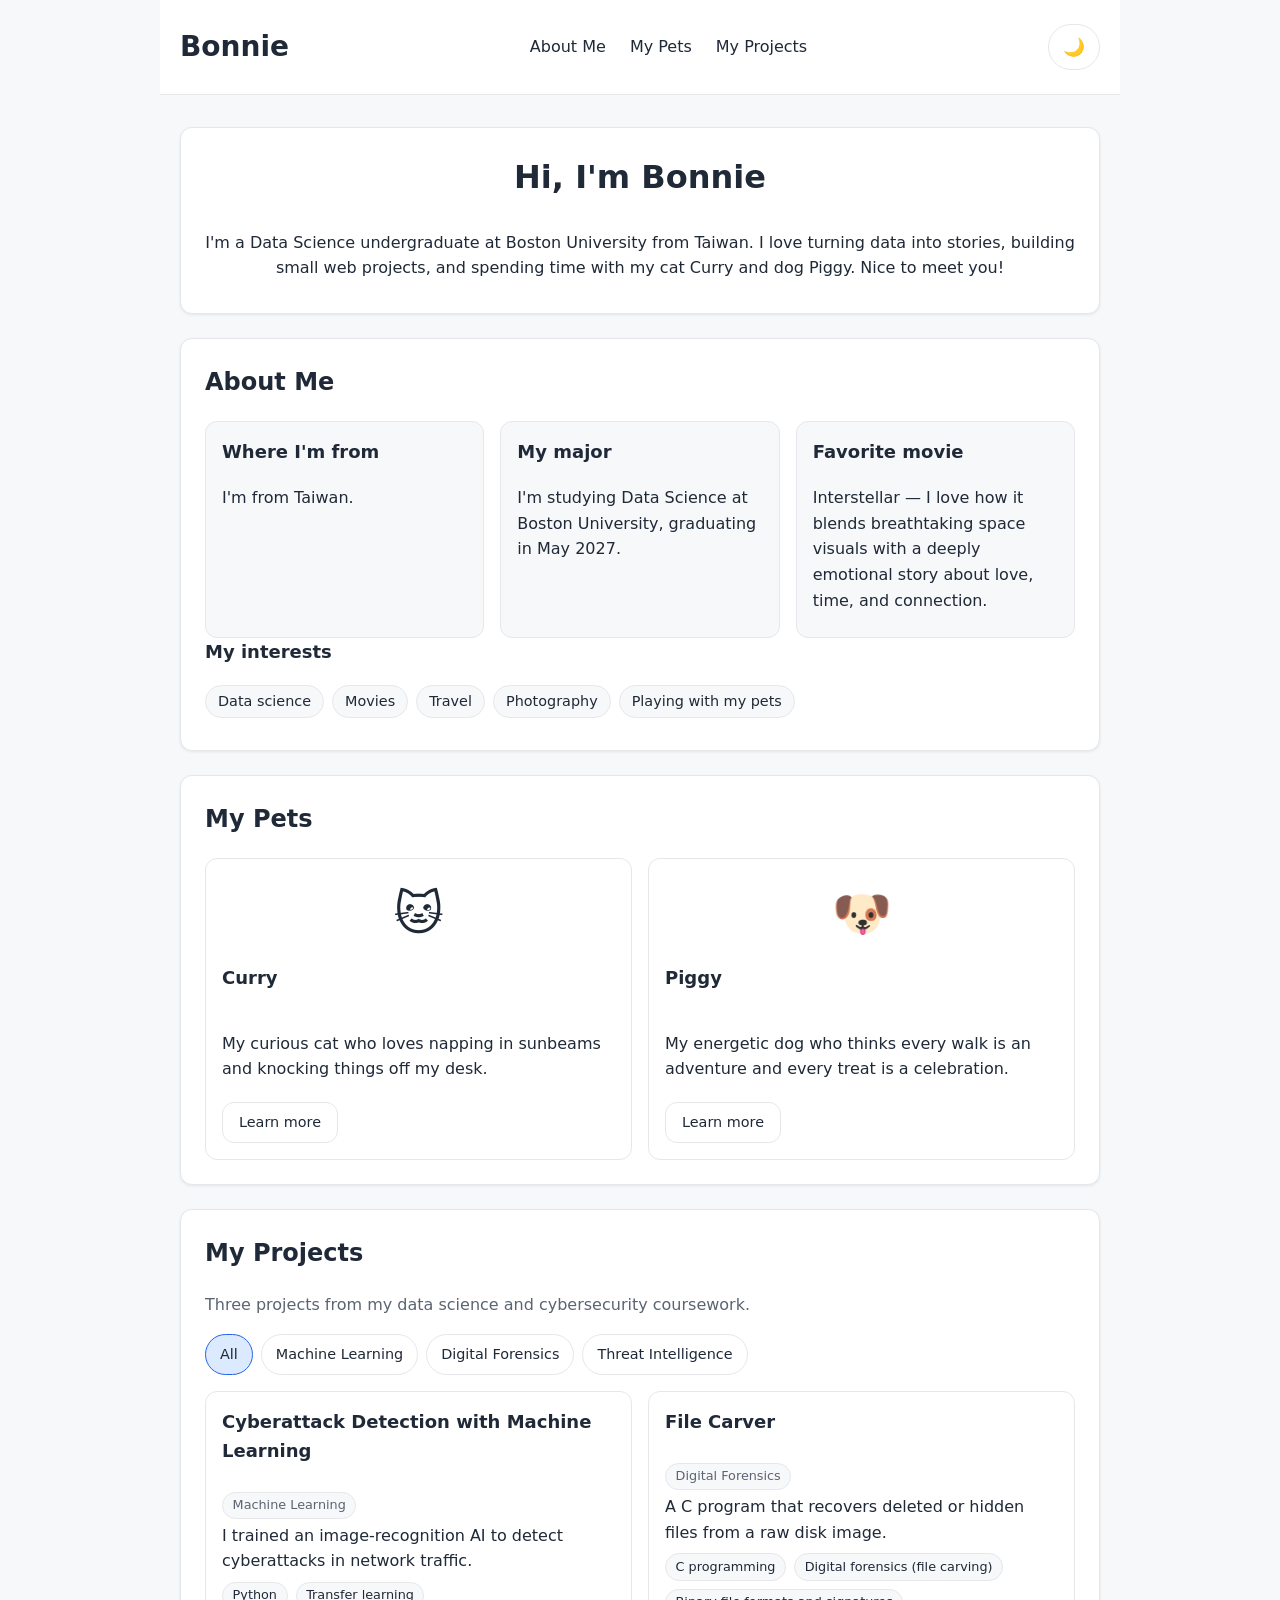
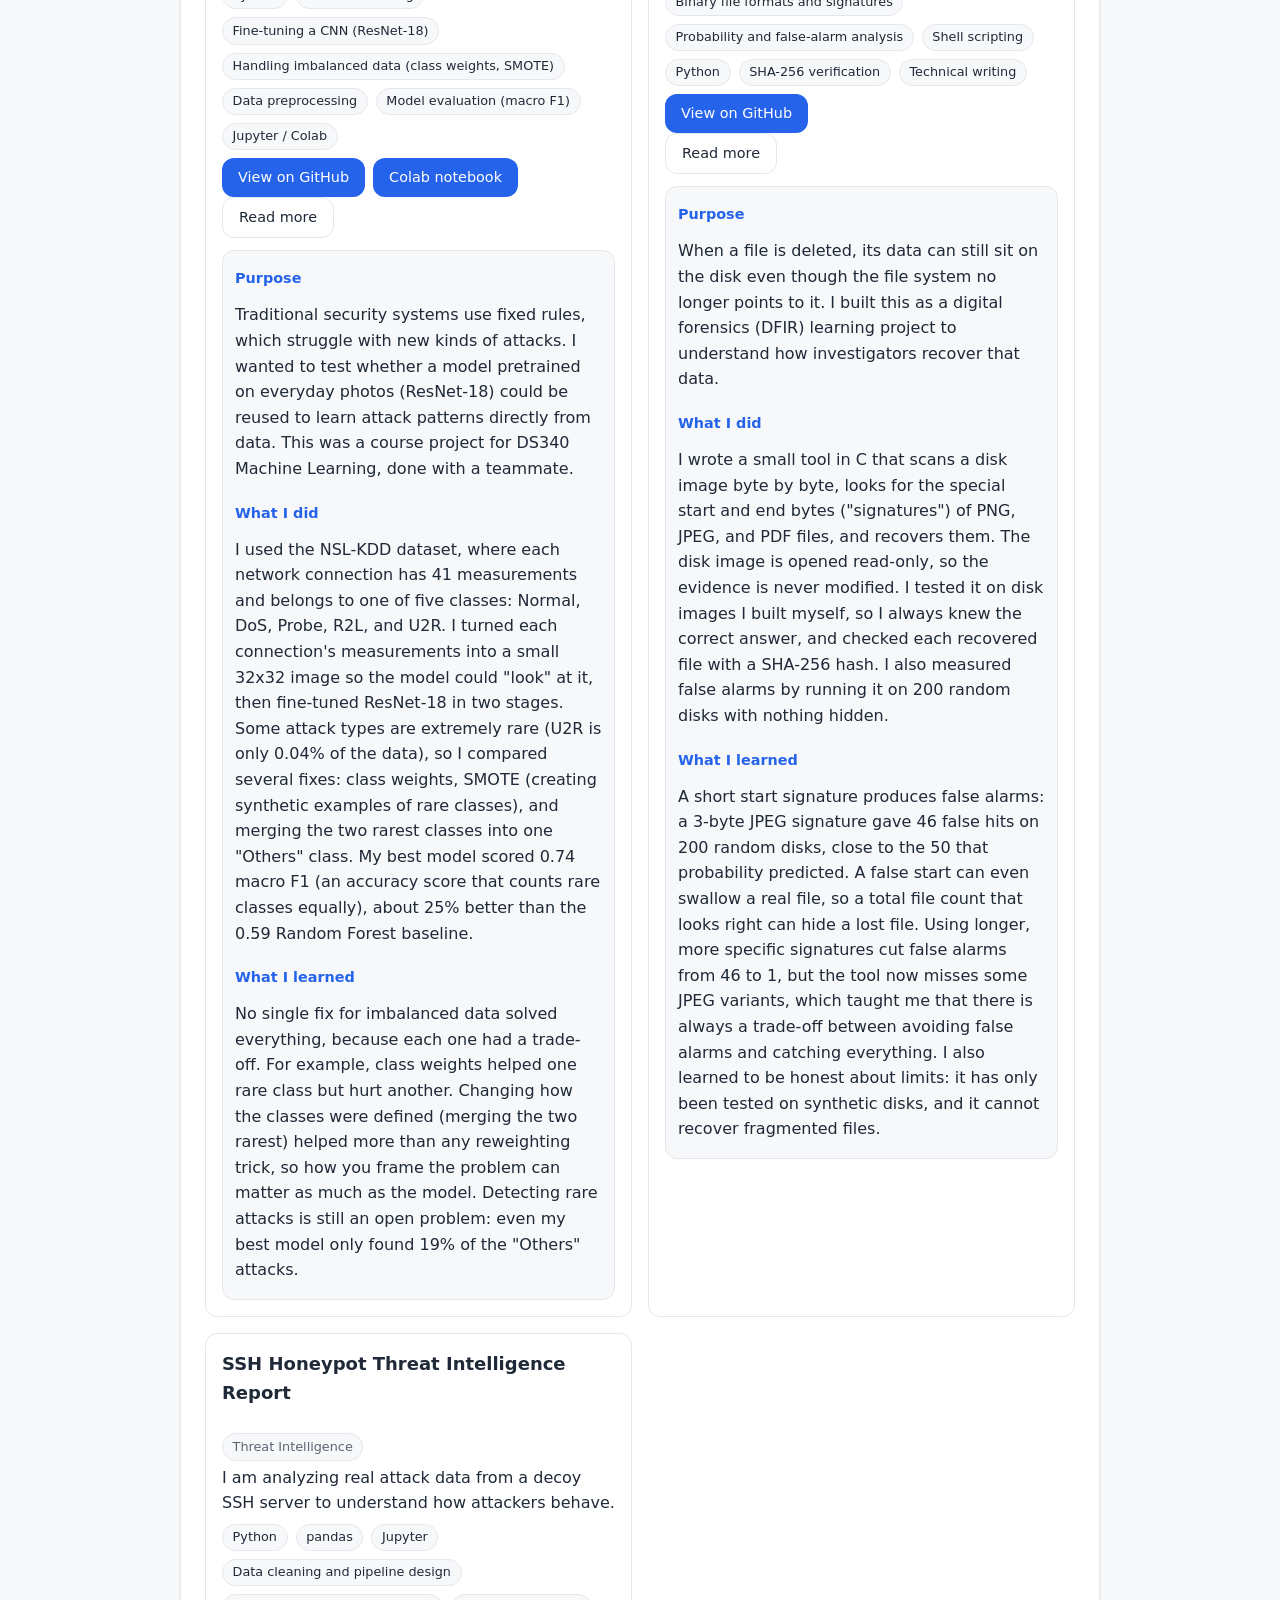
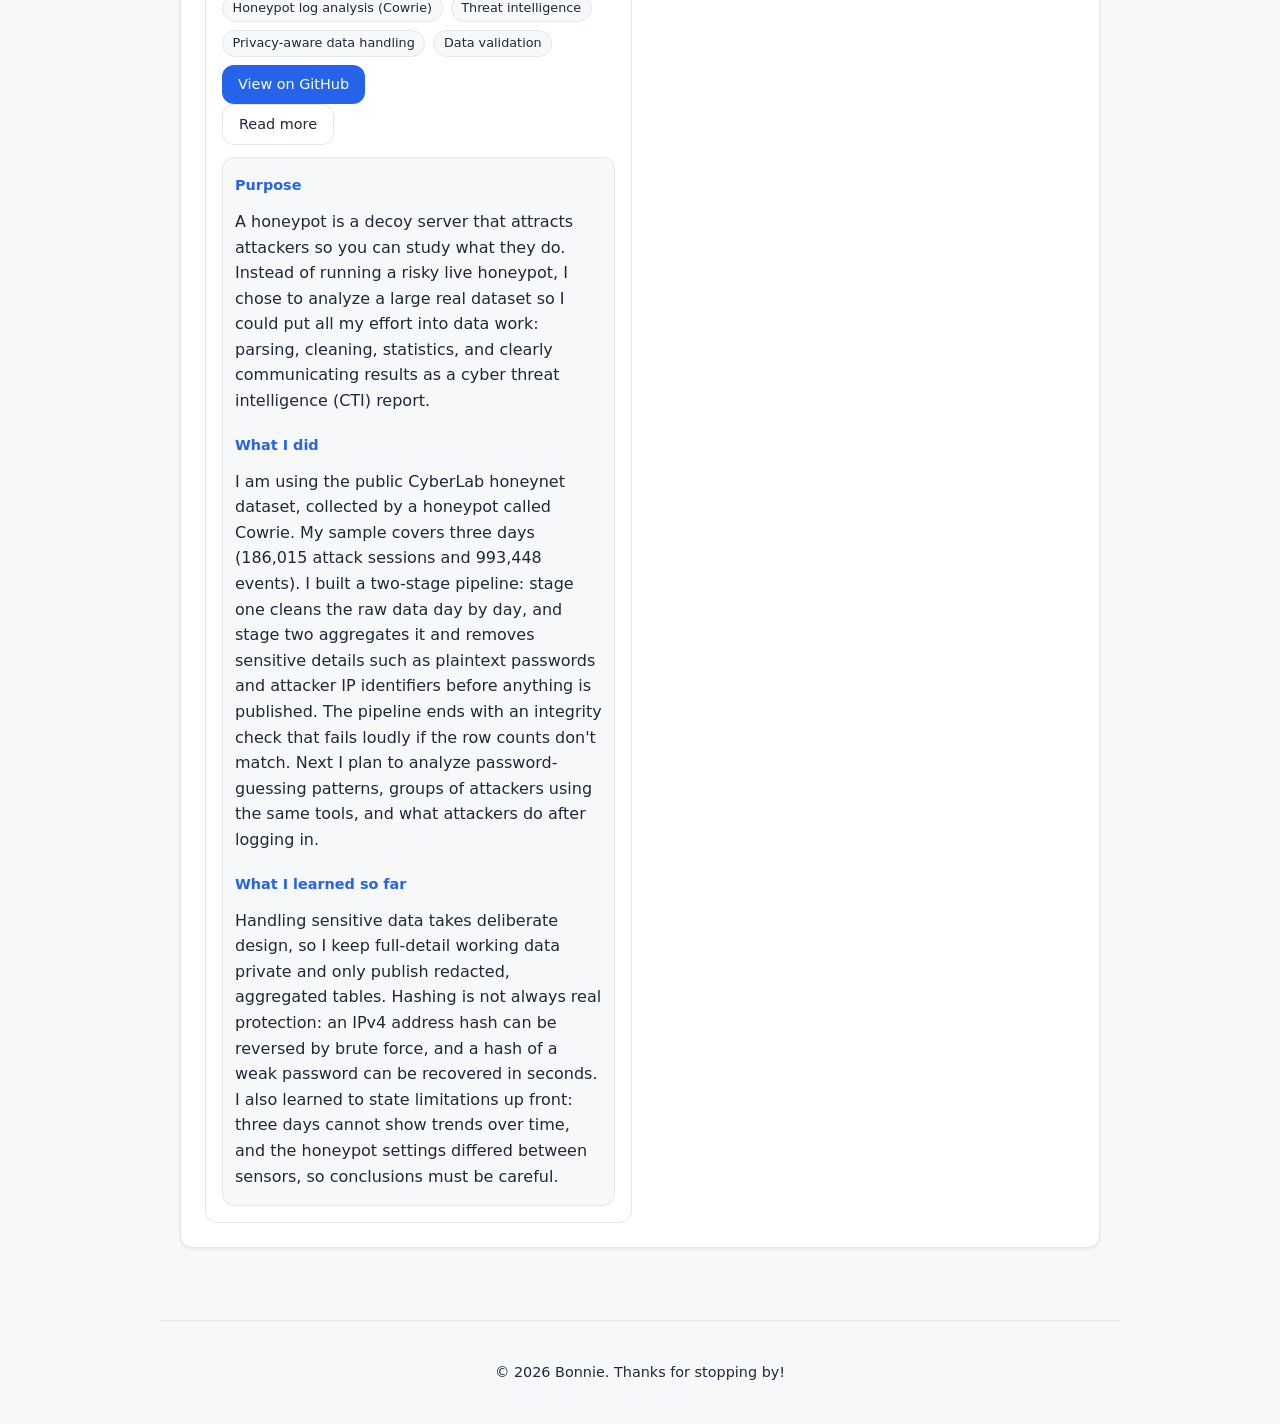
<file: index.html>
<!DOCTYPE html>
<html lang="en">
<head>
  <meta charset="UTF-8">
  <meta name="viewport" content="width=device-width, initial-scale=1.0">
  <title>Bonnie | Personal Homepage</title>
  <link rel="stylesheet" href="style.css">
</head>
<body>
  <a class="skip-link" href="#main-content">Skip to main content</a>

  <header class="site-header">
    <div class="header-content">
      <h1>Bonnie</h1>
      <nav class="main-nav" aria-label="Main navigation">
        <ul>
          <li><a href="#about">About Me</a></li>
          <li><a href="#pets">My Pets</a></li>
          <li><a href="#projects">My Projects</a></li>
        </ul>
      </nav>
      <button class="theme-toggle" id="theme-toggle" aria-label="Switch to dark mode" aria-pressed="false">
        🌙
      </button>
    </div>
  </header>

  <main id="main-content">
    <section id="hero" class="hero">
      <h2>Hi, I'm Bonnie</h2>
      <p>I'm a Data Science undergraduate at Boston University from Taiwan. I love turning data into stories, building small web projects, and spending time with my cat Curry and dog Piggy. Nice to meet you!</p>
    </section>

    <section id="about" aria-labelledby="about-heading">
      <h2 id="about-heading">About Me</h2>
      <div class="about-grid">
        <div class="about-card">
          <h3>Where I'm from</h3>
          <p>I'm from Taiwan.</p>
        </div>
        <div class="about-card">
          <h3>My major</h3>
          <p>I'm studying Data Science at Boston University, graduating in May 2027.</p>
        </div>
        <div class="about-card">
          <h3>Favorite movie</h3>
          <p>Interstellar — I love how it blends breathtaking space visuals with a deeply emotional story about love, time, and connection.</p>
        </div>
      </div>
      <h3>My interests</h3>
      <ul class="interests-list">
        <li>Data science</li>
        <li>Movies</li>
        <li>Travel</li>
        <li>Photography</li>
        <li>Playing with my pets</li>
      </ul>
    </section>

    <section id="pets" aria-labelledby="pets-heading">
      <h2 id="pets-heading">My Pets</h2>
      <div class="pets-grid">
        <article class="pet-card">
          <div class="pet-placeholder">🐱</div>
          <h3>Curry</h3>
          <p class="pet-short">My curious cat who loves napping in sunbeams and knocking things off my desk.</p>
          <button class="expand-btn" id="expand-curry" aria-expanded="false" aria-controls="curry-details">Learn more</button>
          <div class="pet-details" id="curry-details" hidden>
            <p>Curry is a gentle orange tabby who follows me around the apartment and insists on supervising every coding session. Her favorite toy is a crumpled receipt.</p>
          </div>
        </article>
        <article class="pet-card">
          <div class="pet-placeholder">🐶</div>
          <h3>Piggy</h3>
          <p class="pet-short">My energetic dog who thinks every walk is an adventure and every treat is a celebration.</p>
          <button class="expand-btn" id="expand-piggy" aria-expanded="false" aria-controls="piggy-details">Learn more</button>
          <div class="pet-details" id="piggy-details" hidden>
            <p>Piggy is a goofy golden retriever mix with a tail that never stops wagging. She loves stealing socks and greeting everyone like they're her best friend.</p>
          </div>
        </article>
      </div>
    </section>

    <section id="projects" aria-labelledby="projects-heading">
      <h2 id="projects-heading">My Projects</h2>
      <p class="projects-intro">Three projects from my data science and cybersecurity coursework.</p>
      <div class="filter-group" role="group" aria-label="Filter projects by category">
        <button type="button" class="filter-btn is-active" data-category="all" aria-pressed="true">All</button>
        <button type="button" class="filter-btn" data-category="Machine Learning" aria-pressed="false">Machine Learning</button>
        <button type="button" class="filter-btn" data-category="Digital Forensics" aria-pressed="false">Digital Forensics</button>
        <button type="button" class="filter-btn" data-category="Threat Intelligence" aria-pressed="false">Threat Intelligence</button>
      </div>
      <ul class="project-grid" id="project-grid">
        <li class="project-card" data-category="Machine Learning">
          <article>
            <h3>Cyberattack Detection with Machine Learning</h3>
            <span class="tag">Machine Learning</span>
            <p>I trained an image-recognition AI to detect cyberattacks in network traffic.</p>
            <div class="skill-chips">
              <span class="skill-chip">Python</span>
              <span class="skill-chip">Transfer learning</span>
              <span class="skill-chip">Fine-tuning a CNN (ResNet-18)</span>
              <span class="skill-chip">Handling imbalanced data (class weights, SMOTE)</span>
              <span class="skill-chip">Data preprocessing</span>
              <span class="skill-chip">Model evaluation (macro F1)</span>
              <span class="skill-chip">Jupyter / Colab</span>
            </div>
            <div class="project-links">
              <a href="https://github.com/BonnieLin1123/Cyberattack-Detection-ml" class="btn-github" target="_blank" rel="noopener noreferrer">View on GitHub</a>
              <a href="https://colab.research.google.com/drive/1rKbMLPdciBNV2YSoCrllWk5QQ0ttJRJM" class="btn-colab" target="_blank" rel="noopener noreferrer">Colab notebook</a>
            </div>
            <button class="expand-btn" id="expand-p1" aria-expanded="false" aria-controls="p1-details">Read more</button>
            <div class="project-details" id="p1-details" hidden>
              <div class="detail-part">
                <p class="detail-label">Purpose</p>
                <p>Traditional security systems use fixed rules, which struggle with new kinds of attacks. I wanted to test whether a model pretrained on everyday photos (ResNet-18) could be reused to learn attack patterns directly from data. This was a course project for DS340 Machine Learning, done with a teammate.</p>
              </div>
              <div class="detail-part">
                <p class="detail-label">What I did</p>
                <p>I used the NSL-KDD dataset, where each network connection has 41 measurements and belongs to one of five classes: Normal, DoS, Probe, R2L, and U2R. I turned each connection's measurements into a small 32x32 image so the model could "look" at it, then fine-tuned ResNet-18 in two stages. Some attack types are extremely rare (U2R is only 0.04% of the data), so I compared several fixes: class weights, SMOTE (creating synthetic examples of rare classes), and merging the two rarest classes into one "Others" class. My best model scored 0.74 macro F1 (an accuracy score that counts rare classes equally), about 25% better than the 0.59 Random Forest baseline.</p>
              </div>
              <div class="detail-part">
                <p class="detail-label">What I learned</p>
                <p>No single fix for imbalanced data solved everything, because each one had a trade-off. For example, class weights helped one rare class but hurt another. Changing how the classes were defined (merging the two rarest) helped more than any reweighting trick, so how you frame the problem can matter as much as the model. Detecting rare attacks is still an open problem: even my best model only found 19% of the "Others" attacks.</p>
              </div>
            </div>
          </article>
        </li>
        <li class="project-card" data-category="Digital Forensics">
          <article>
            <h3>File Carver</h3>
            <span class="tag">Digital Forensics</span>
            <p>A C program that recovers deleted or hidden files from a raw disk image.</p>
            <div class="skill-chips">
              <span class="skill-chip">C programming</span>
              <span class="skill-chip">Digital forensics (file carving)</span>
              <span class="skill-chip">Binary file formats and signatures</span>
              <span class="skill-chip">Probability and false-alarm analysis</span>
              <span class="skill-chip">Shell scripting</span>
              <span class="skill-chip">Python</span>
              <span class="skill-chip">SHA-256 verification</span>
              <span class="skill-chip">Technical writing</span>
            </div>
            <div class="project-links">
              <a href="https://github.com/BonnieLin1123/file-carver" class="btn-github" target="_blank" rel="noopener noreferrer">View on GitHub</a>
            </div>
            <button class="expand-btn" id="expand-p2" aria-expanded="false" aria-controls="p2-details">Read more</button>
            <div class="project-details" id="p2-details" hidden>
              <div class="detail-part">
                <p class="detail-label">Purpose</p>
                <p>When a file is deleted, its data can still sit on the disk even though the file system no longer points to it. I built this as a digital forensics (DFIR) learning project to understand how investigators recover that data.</p>
              </div>
              <div class="detail-part">
                <p class="detail-label">What I did</p>
                <p>I wrote a small tool in C that scans a disk image byte by byte, looks for the special start and end bytes ("signatures") of PNG, JPEG, and PDF files, and recovers them. The disk image is opened read-only, so the evidence is never modified. I tested it on disk images I built myself, so I always knew the correct answer, and checked each recovered file with a SHA-256 hash. I also measured false alarms by running it on 200 random disks with nothing hidden.</p>
              </div>
              <div class="detail-part">
                <p class="detail-label">What I learned</p>
                <p>A short start signature produces false alarms: a 3-byte JPEG signature gave 46 false hits on 200 random disks, close to the 50 that probability predicted. A false start can even swallow a real file, so a total file count that looks right can hide a lost file. Using longer, more specific signatures cut false alarms from 46 to 1, but the tool now misses some JPEG variants, which taught me that there is always a trade-off between avoiding false alarms and catching everything. I also learned to be honest about limits: it has only been tested on synthetic disks, and it cannot recover fragmented files.</p>
              </div>
            </div>
          </article>
        </li>
        <li class="project-card" data-category="Threat Intelligence">
          <article>
            <h3>SSH Honeypot Threat Intelligence Report</h3>
            <span class="tag">Threat Intelligence</span>
            <p>I am analyzing real attack data from a decoy SSH server to understand how attackers behave.</p>
            <div class="skill-chips">
              <span class="skill-chip">Python</span>
              <span class="skill-chip">pandas</span>
              <span class="skill-chip">Jupyter</span>
              <span class="skill-chip">Data cleaning and pipeline design</span>
              <span class="skill-chip">Honeypot log analysis (Cowrie)</span>
              <span class="skill-chip">Threat intelligence</span>
              <span class="skill-chip">Privacy-aware data handling</span>
              <span class="skill-chip">Data validation</span>
            </div>
            <div class="project-links">
              <a href="https://github.com/BonnieLin1123/honeypot-cti-report" class="btn-github" target="_blank" rel="noopener noreferrer">View on GitHub</a>
            </div>
            <button class="expand-btn" id="expand-p3" aria-expanded="false" aria-controls="p3-details">Read more</button>
            <div class="project-details" id="p3-details" hidden>
              <div class="detail-part">
                <p class="detail-label">Purpose</p>
                <p>A honeypot is a decoy server that attracts attackers so you can study what they do. Instead of running a risky live honeypot, I chose to analyze a large real dataset so I could put all my effort into data work: parsing, cleaning, statistics, and clearly communicating results as a cyber threat intelligence (CTI) report.</p>
              </div>
              <div class="detail-part">
                <p class="detail-label">What I did</p>
                <p>I am using the public CyberLab honeynet dataset, collected by a honeypot called Cowrie. My sample covers three days (186,015 attack sessions and 993,448 events). I built a two-stage pipeline: stage one cleans the raw data day by day, and stage two aggregates it and removes sensitive details such as plaintext passwords and attacker IP identifiers before anything is published. The pipeline ends with an integrity check that fails loudly if the row counts don't match. Next I plan to analyze password-guessing patterns, groups of attackers using the same tools, and what attackers do after logging in.</p>
              </div>
              <div class="detail-part">
                <p class="detail-label">What I learned so far</p>
                <p>Handling sensitive data takes deliberate design, so I keep full-detail working data private and only publish redacted, aggregated tables. Hashing is not always real protection: an IPv4 address hash can be reversed by brute force, and a hash of a weak password can be recovered in seconds. I also learned to state limitations up front: three days cannot show trends over time, and the honeypot settings differed between sensors, so conclusions must be careful.</p>
              </div>
            </div>
          </article>
        </li>
      </ul>
    </section>
  </main>

  <footer class="site-footer">
    <p>&copy; <span id="year">2026</span> Bonnie. Thanks for stopping by!</p>
  </footer>

  <script src="script.js" defer></script>
</body>
</html>
</file>
<file: style.css>
:root {
  --bg: #f7f8fa;
  --surface: #ffffff;
  --text: #1f2937;
  --muted: #5b6472;
  --accent: #2563eb;
  --accent-hover: #1d4ed8;
  --accent-soft: #dbeafe;
  --border: #e5e7eb;
  --radius: 12px;
  --shadow: 0 1px 3px rgba(0, 0, 0, 0.08);
  --focus: 3px solid #2563eb;
  font-size: 16px;
}

[data-theme="dark"] {
  --bg: #0f172a;
  --surface: #1e293b;
  --text: #f1f5f9;
  --muted: #94a3b8;
  --accent: #60a5fa;
  --accent-hover: #93c5fd;
  --accent-soft: #1e3a8a;
  --border: #334155;
  --shadow: 0 1px 3px rgba(0, 0, 0, 0.4);
  --focus: 3px solid #60a5fa;
}

*,
*::before,
*::after {
  box-sizing: border-box;
}

html,
body {
  margin: 0;
  padding: 0;
}

body {
  font-family: system-ui, -apple-system, "Segoe UI", Roboto, Helvetica, Arial, sans-serif;
  line-height: 1.6;
  color: var(--text);
  background: var(--bg);
  transition: background-color 0.3s ease, color 0.3s ease;
}

.skip-link {
  position: absolute;
  top: -100%;
  left: 0;
  background: var(--accent);
  color: #ffffff;
  padding: 0.5rem 1rem;
  z-index: 100;
  text-decoration: none;
  border-radius: var(--radius);
  font-weight: 500;
}

.skip-link:focus {
  top: 1rem;
  outline: var(--focus);
  outline-offset: 2px;
}

.site-header {
  max-width: 960px;
  margin: 0 auto;
  padding: 1.5rem 1.25rem;
  display: flex;
  flex-direction: column;
  gap: 1rem;
  border-bottom: 1px solid var(--border);
  background: var(--surface);
  transition: background-color 0.3s ease, border-color 0.3s ease;
}

.header-content {
  display: flex;
  flex-wrap: wrap;
  justify-content: space-between;
  align-items: center;
  gap: 1rem;
}

.site-header h1 {
  margin: 0;
  font-size: 1.75rem;
  color: var(--text);
}

.main-nav ul {
  list-style: none;
  margin: 0;
  padding: 0;
  display: flex;
  gap: 1.5rem;
  flex-wrap: wrap;
}

.main-nav a {
  color: var(--text);
  text-decoration: none;
  font-weight: 500;
  transition: color 0.2s ease;
}

.main-nav a:hover,
.main-nav a:focus-visible {
  color: var(--accent);
  outline: var(--focus);
  outline-offset: 2px;
  border-radius: 4px;
}

.theme-toggle {
  background: var(--surface);
  border: 1px solid var(--border);
  color: var(--text);
  padding: 0.5rem 0.875rem;
  border-radius: 999px;
  font: inherit;
  font-size: 1.1rem;
  cursor: pointer;
  transition: background 0.2s ease, border-color 0.2s ease;
}

.theme-toggle:hover {
  border-color: var(--accent);
}

.theme-toggle:focus-visible {
  outline: var(--focus);
  outline-offset: 2px;
}

main {
  max-width: 960px;
  margin: 0 auto;
  padding: 2rem 1.25rem 3rem;
}

section {
  background: var(--surface);
  border: 1px solid var(--border);
  border-radius: var(--radius);
  padding: 1.5rem;
  margin-bottom: 1.5rem;
  box-shadow: var(--shadow);
  transition: background-color 0.3s ease, border-color 0.3s ease, box-shadow 0.3s ease;
}

h2 {
  margin-top: 0;
  font-size: 1.5rem;
  color: var(--text);
}

h3 {
  margin-top: 0;
  font-size: 1.125rem;
  color: var(--text);
}

p {
  margin: 0.5rem 0;
  color: var(--text);
}

ul {
  margin: 0.5rem 0;
  padding-left: 1.25rem;
}

.hero {
  text-align: center;
}

.hero h2 {
  font-size: 2rem;
}

.about-grid {
  display: grid;
  grid-template-columns: 1fr;
  gap: 1rem;
}

.about-card {
  padding: 1rem;
  border: 1px solid var(--border);
  border-radius: var(--radius);
  background: var(--bg);
}

.interests-list {
  display: flex;
  flex-wrap: wrap;
  gap: 0.5rem;
  list-style: none;
  padding-left: 0;
  margin: 0.5rem 0;
}

.interests-list li {
  background: var(--bg);
  border: 1px solid var(--border);
  padding: 0.25rem 0.75rem;
  border-radius: 999px;
  font-size: 0.9rem;
  color: var(--text);
}

.pets-grid {
  display: grid;
  grid-template-columns: 1fr;
  gap: 1rem;
}

.pet-card {
  display: flex;
  flex-direction: column;
  gap: 0.75rem;
  border: 1px solid var(--border);
  border-radius: var(--radius);
  padding: 1rem;
  background: var(--surface);
}

.pet-placeholder {
  font-size: 3rem;
  text-align: center;
}

.expand-btn {
  background: var(--surface);
  border: 1px solid var(--border);
  color: var(--text);
  padding: 0.5rem 1rem;
  border-radius: var(--radius);
  font: inherit;
  font-size: 0.9rem;
  cursor: pointer;
  align-self: flex-start;
  transition: border-color 0.2s ease;
}

.expand-btn:hover {
  border-color: var(--accent);
}

.expand-btn:focus-visible {
  outline: var(--focus);
  outline-offset: 2px;
}

.pet-details {
  margin-top: 0.5rem;
  padding: 0.75rem;
  border: 1px solid var(--border);
  border-radius: var(--radius);
  background: var(--bg);
}

.filter-group {
  display: flex;
  flex-wrap: wrap;
  gap: 0.5rem;
  margin-bottom: 1rem;
}

.filter-btn {
  border: 1px solid var(--border);
  background: var(--surface);
  color: var(--text);
  padding: 0.5rem 0.875rem;
  border-radius: 999px;
  font: inherit;
  font-size: 0.9rem;
  cursor: pointer;
  transition: border-color 0.2s ease, background 0.2s ease;
}

.filter-btn:hover {
  border-color: var(--accent);
}

.filter-btn:focus-visible {
  outline: var(--focus);
  outline-offset: 2px;
}

.filter-btn.is-active {
  background: var(--accent-soft);
  border-color: var(--accent);
  color: var(--text);
}

.project-grid {
  display: grid;
  grid-template-columns: 1fr;
  gap: 1rem;
  list-style: none;
  margin: 0;
  padding: 0;
}

.project-card {
  border: 1px solid var(--border);
  border-radius: var(--radius);
  padding: 1rem;
  background: var(--surface);
}

.project-card h3 {
  margin-top: 0;
  font-size: 1.125rem;
}

.project-card p {
  margin: 0.25rem 0;
}

.tag {
  display: inline-block;
  font-size: 0.8rem;
  color: var(--muted);
  background: var(--bg);
  border: 1px solid var(--border);
  border-radius: 999px;
  padding: 0.15rem 0.6rem;
  margin-top: 0.5rem;
}

.btn-link {
  display: inline-block;
  margin-top: 0.75rem;
  background: var(--accent);
  color: #ffffff;
  text-decoration: none;
  padding: 0.5rem 1rem;
  border-radius: var(--radius);
  font-weight: 500;
  font-size: 0.9rem;
  transition: background 0.2s ease;
}

.btn-link:hover,
.btn-link:focus-visible {
  background: var(--accent-hover);
  outline: var(--focus);
  outline-offset: 2px;
}

.projects-intro {
  margin: 0 0 1rem;
  color: var(--muted);
}

.project-card {
  border: 1px solid var(--border);
  border-radius: var(--radius);
  padding: 1rem;
  background: var(--surface);
  display: flex;
  flex-direction: column;
  gap: 0.75rem;
}

.project-card h3 {
  margin-top: 0;
  font-size: 1.125rem;
}

.project-card p {
  margin: 0.25rem 0;
}

.tag {
  display: inline-block;
  font-size: 0.8rem;
  color: var(--muted);
  background: var(--bg);
  border: 1px solid var(--border);
  border-radius: 999px;
  padding: 0.15rem 0.6rem;
  margin-top: 0.5rem;
}

.skill-chips {
  display: flex;
  flex-wrap: wrap;
  gap: 0.5rem;
  margin-top: 0.5rem;
}

.skill-chip {
  font-size: 0.8rem;
  color: var(--text);
  background: var(--bg);
  border: 1px solid var(--border);
  border-radius: 999px;
  padding: 0.15rem 0.6rem;
}

.project-links {
  display: flex;
  flex-wrap: wrap;
  gap: 0.5rem;
  margin-top: 0.5rem;
}

.btn-github,
.btn-colab {
  display: inline-block;
  background: var(--accent);
  color: #ffffff;
  text-decoration: none;
  padding: 0.5rem 1rem;
  border-radius: var(--radius);
  font-weight: 500;
  font-size: 0.9rem;
  transition: background 0.2s ease;
}

.btn-github:hover,
.btn-github:focus-visible,
.btn-colab:hover,
.btn-colab:focus-visible {
  background: var(--accent-hover);
  outline: var(--focus);
  outline-offset: 2px;
}

.project-details {
  margin-top: 0.75rem;
  padding: 0.75rem;
  border: 1px solid var(--border);
  border-radius: var(--radius);
  background: var(--bg);
  display: flex;
  flex-direction: column;
  gap: 0.75rem;
}

.detail-part {
  display: flex;
  flex-direction: column;
  gap: 0.25rem;
}

.detail-label {
  margin: 0;
  font-weight: 600;
  font-size: 0.9rem;
  color: var(--accent);
}

@media (min-width: 640px) {
  .about-grid {
    grid-template-columns: repeat(3, 1fr);
  }
  .pets-grid {
    grid-template-columns: repeat(2, 1fr);
  }
  .project-grid {
    grid-template-columns: repeat(2, 1fr);
  }
  .header-content {
    flex-direction: row;
  }
}

@media (min-width: 1024px) {
  .project-grid {
    grid-template-columns: repeat(3, 1fr);
  }
}

.site-footer {
  max-width: 960px;
  margin: 0 auto;
  padding: 2rem 1.25rem;
  color: var(--muted);
  font-size: 0.9rem;
  border-top: 1px solid var(--border);
  text-align: center;
  transition: border-color 0.3s ease, color 0.3s ease;
}

@media (min-width: 640px) {
  .about-grid {
    grid-template-columns: repeat(3, 1fr);
  }
  .pets-grid {
    grid-template-columns: repeat(2, 1fr);
  }
  .project-grid {
    grid-template-columns: repeat(2, 1fr);
  }
  .header-content {
    flex-direction: row;
  }
}
</file>
